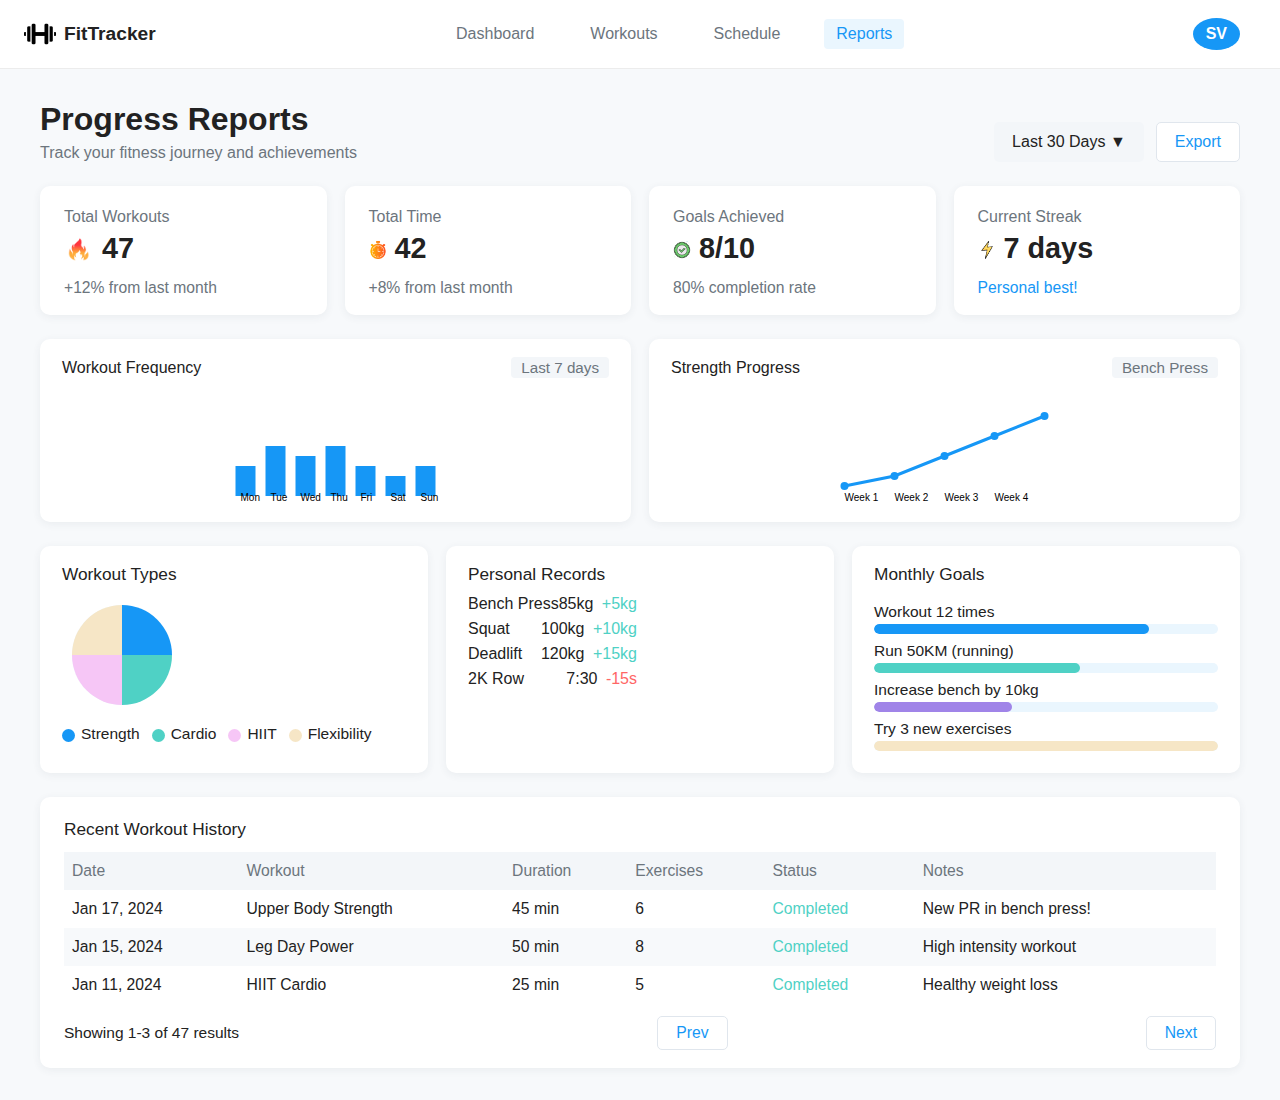
<file: filttracker-ui/templates/Progress reports.html>
<!DOCTYPE html>
<html lang="en">
<head>
    <meta charset="UTF-8">
    <meta name="viewport" content="width=device-width, initial-scale=1.0">
      <title>Progress Reports</title>
    <link rel="stylesheet" href="../styles/progress reports.css">
</head>
<body>
     <header class="header">
        <div class="logo">
            <img src="../assets/icons/pesas.png" alt="logo" style="vertical-align:middle; margin-right:8px;">
            FitTracker
        </div>
        <nav class="nav">
            <a href="../index.html">Dashboard</a>
            <a href="Workouts.html">Workouts</a>
            <a href="work schedule.html">Schedule</a>
            <a class="active" href="#">Reports</a>
        </nav>
        <div class="user-icon">
            <span class="user-circle">SV</span>
        </div>
    </header>
    <main class="main">
        <div class="page-header">
            <div>
                <h1>Progress Reports</h1>
                <p>Track your fitness journey and achievements</p>
            </div>
            <div class="actions">
                <button class="filter-btn">Last 30 Days ▼</button>
                <button class="secondary-btn">Export</button>
            </div>
        </div>
        <section class="stats-row">
            <div class="stat-card">
                <div class="stat-title"> Total Workouts</div>
                <div class="stat-value">
                     <div class="card-details">
                    <span><img src="../assets/icons/fuego2.png"  width="30px" height="30px"  alt="logo" style="vertical-align:middle; margin-right:8px;">47</span>
                </div>
                    </div>
                
                <div class="stat-desc">+12% from last month</div>
            </div>
            <div class="stat-card">
                <div class="stat-title">Total Time</div>
                <div class="stat-value">
                     <div class="card-details">
                    <span><img src="../assets/icons/cronografo.png"  width="18px" height="18px"  alt="logo" style="vertical-align:middle; margin-right:8px;">42</span>
                </div>
                </div>
                <div class="stat-desc">+8% from last month</div>
            </div>
            <div class="stat-card">
                <div class="stat-title">Goals Achieved</div>
                <div class="stat-value">
                     <div class="card-details">
                    <span><img src="../assets/icons/aprobado.png"  width="18px" height="18px"  alt="logo" style="vertical-align:middle; margin-right:8px;">8/10</span>
                </div>
                </div>
                <div class="stat-desc">80% completion rate</div>
            </div>
            <div class="stat-card">
                <div class="stat-title">Current Streak</div>
                <div class="stat-value">
                     <div class="card-details">
                    <span><img src="../assets/icons/relampago.png"  width="18px" height="18px"  alt="logo" style="vertical-align:middle; margin-right:8px;">7 days</span>
                </div>
                </div>
                <div class="stat-desc highlight">Personal best!</div>
            </div>
        </section>
        <section class="charts-row">
            <div class="chart-card">
                <div class="chart-header">
                    <span>Workout Frequency</span>
                    <span class="chart-label">Last 7 days</span>
                </div>
                <!-- Simulated bar chart -->
                <svg width="100%" height="120" viewBox="0 0 220 120">
                    <rect x="10" y="80" width="20" height="30" fill="#1697f6"/>
                    <rect x="40" y="60" width="20" height="50" fill="#1697f6"/>
                    <rect x="70" y="70" width="20" height="40" fill="#1697f6"/>
                    <rect x="100" y="60" width="20" height="50" fill="#1697f6"/>
                    <rect x="130" y="80" width="20" height="30" fill="#1697f6"/>
                    <rect x="160" y="90" width="20" height="20" fill="#1697f6"/>
                    <rect x="190" y="80" width="20" height="30" fill="#1697f6"/>
                    <text x="15" y="115" font-size="10">Mon</text>
                    <text x="45" y="115" font-size="10">Tue</text>
                    <text x="75" y="115" font-size="10">Wed</text>
                    <text x="105" y="115" font-size="10">Thu</text>
                    <text x="135" y="115" font-size="10">Fri</text>
                    <text x="165" y="115" font-size="10">Sat</text>
                    <text x="195" y="115" font-size="10">Sun</text>
                </svg>
            </div>
            <div class="chart-card">
                <div class="chart-header">
                    <span>Strength Progress</span>
                    <span class="chart-label">Bench Press</span>
                </div>
                <!-- Simulated line chart -->
                <svg width="100%" height="120" viewBox="0 0 220 120">
                    <polyline fill="none" stroke="#1697f6" stroke-width="3"
                        points="10,100 60,90 110,70 160,50 210,30"/>
                    <circle cx="10" cy="100" r="4" fill="#1697f6"/>
                    <circle cx="60" cy="90" r="4" fill="#1697f6"/>
                    <circle cx="110" cy="70" r="4" fill="#1697f6"/>
                    <circle cx="160" cy="50" r="4" fill="#1697f6"/>
                    <circle cx="210" cy="30" r="4" fill="#1697f6"/>
                    <text x="10" y="115" font-size="10">Week 1</text>
                    <text x="60" y="115" font-size="10">Week 2</text>
                    <text x="110" y="115" font-size="10">Week 3</text>
                    <text x="160" y="115" font-size="10">Week 4</text>
                </svg>
            </div>
        </section>
        <section class="goals-row">
            <div class="goal-card">
                <div class="goal-header">Workout Types</div>
                
                <svg width="120" height="120" viewBox="0 0 120 120">
                    <circle r="50" cx="60" cy="60" fill="#eaf6fe"/>
                    <path d="M60,60 L60,10 A50,50 0 0,1 110,60 Z" fill="#1697f6"/>
                    <path d="M60,60 L110,60 A50,50 0 0,1 60,110 Z" fill="#4fd1c5"/>
                    <path d="M60,60 L60,110 A50,50 0 0,1 10,60 Z" fill="#f6c6f6"/>
                    <path d="M60,60 L10,60 A50,50 0 0,1 60,10 Z" fill="#f6e6c6"/>
                </svg>
                <div class="goal-legend">
                    <span><span class="dot blue"></span>Strength</span>
                    <span><span class="dot teal"></span>Cardio</span>
                    <span><span class="dot purple"></span>HIIT</span>
                    <span><span class="dot yellow"></span>Flexibility</span>
                </div>
            </div>
            <div class="goal-card">
                <div class="goal-header">Personal Records</div>
                <ul class="records-list">
                    <li>Bench Press <span>85kg <span class="plus">+5kg</span></span></li>
                    <li>Squat <span>100kg <span class="plus">+10kg</span></span></li>
                    <li>Deadlift <span>120kg <span class="plus">+15kg</span></span></li>
                    <li>2K Row <span>7:30 <span class="minus">-15s</span></span></li>
                </ul>
            </div>
            <div class="goal-card">
                <div class="goal-header">Monthly Goals</div>
                <div class="goal-progress">
                    <div class="goal-label">Workout 12 times</div>
                    <div class="progress-bar"><div class="progress" style="width: 80%"></div></div>
                    <div class="goal-label">Run 50KM (running)</div>
                    <div class="progress-bar"><div class="progress teal" style="width: 60%"></div></div>
                    <div class="goal-label">Increase bench by 10kg</div>
                    <div class="progress-bar"><div class="progress purple" style="width: 40%"></div></div>
                    <div class="goal-label">Try 3 new exercises</div>
                    <div class="progress-bar"><div class="progress yellow" style="width: 100%"></div></div>
                </div>
            </div>
        </section>
        <section class="history-row">
            <div class="history-card">
                <div class="history-header">Recent Workout History</div>
                <table>
                    <thead>
                        <tr>
                            <th>Date</th>
                            <th>Workout</th>
                            <th>Duration</th>
                            <th>Exercises</th>
                            <th>Status</th>
                            <th>Notes</th>
                        </tr>
                    </thead>
                    <tbody>
                        <tr>
                            <td>Jan 17, 2024</td>
                            <td>Upper Body Strength</td>
                            <td>45 min</td>
                            <td>6</td>
                            <td class="completed">Completed</td>
                            <td>New PR in bench press!</td>
                        </tr>
                        <tr>
                            <td>Jan 15, 2024</td>
                            <td>Leg Day Power</td>
                            <td>50 min</td>
                            <td>8</td>
                            <td class="completed">Completed</td>
                            <td>High intensity workout</td>
                        </tr>
                        <tr>
                            <td>Jan 11, 2024</td>
                            <td>HIIT Cardio</td>
                            <td>25 min</td>
                            <td>5</td>
                            <td class="completed">Completed</td>
                            <td>Healthy weight loss</td>
                        </tr>
                    </tbody>
                </table>
                <div class="history-footer">
                    <span>Showing 1-3 of 47 results</span>
                    <button class="secondary-btn small">Prev</button>
                    <button class="secondary-btn small">Next</button>
                </div>
            </div>
        </section>
    </main>
</body>
</html>
</file>
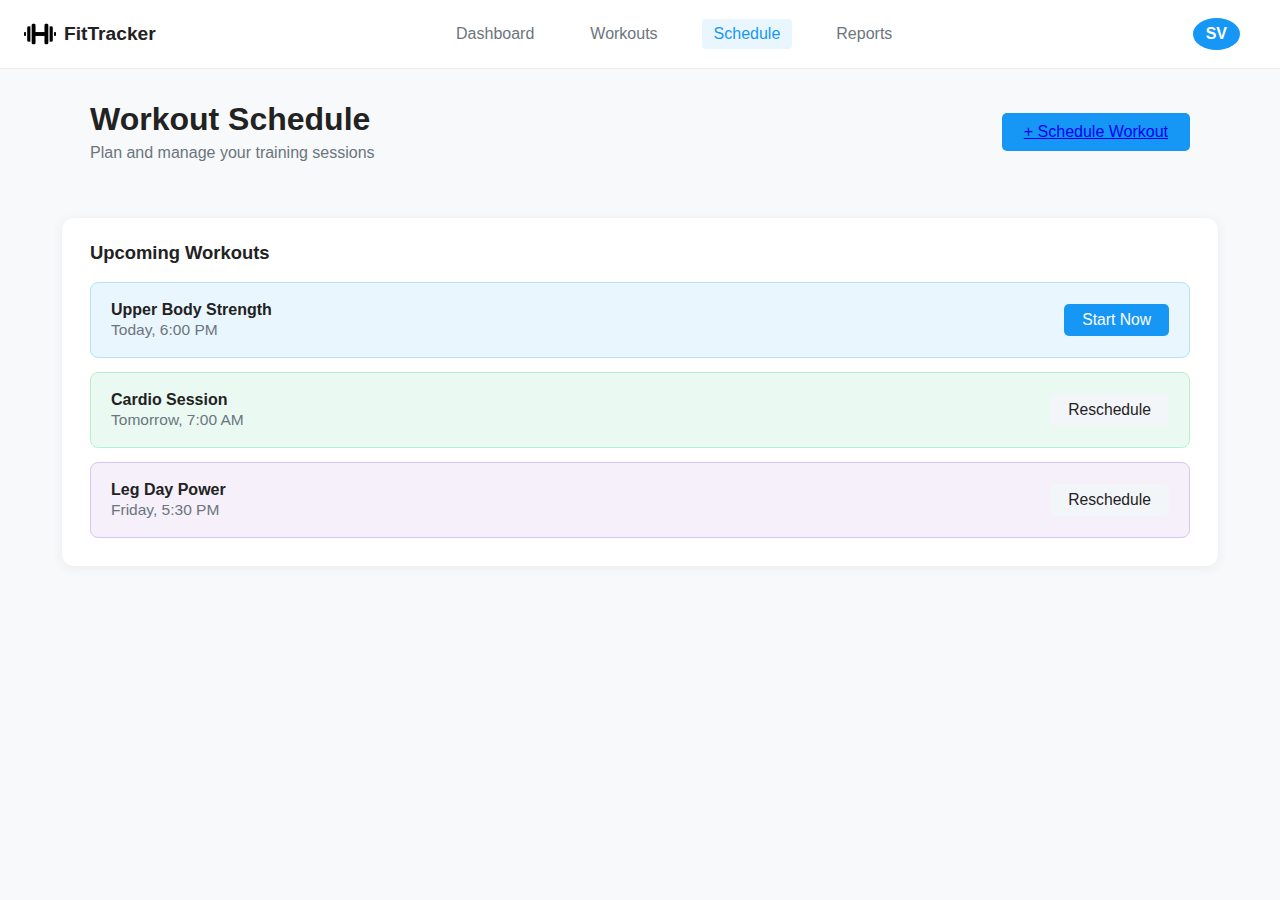
<file: filttracker-ui/templates/work schedule.html>
<!DOCTYPE html>
<html lang="en">
<head>
    <meta charset="UTF-8">
    <meta name="viewport" content="width=device-width, initial-scale=1.0">
    <title>Workout Schedule</title>
    <link rel="stylesheet" href="../styles/work schedule.css">
</head>
<body>
     <header class="header">
        <div class="logo">
           <img src="../assets/icons/pesas.png" alt="logo" style="vertical-align:middle; margin-right:8px;">
            FitTracker
        </div>
        <nav class="nav">
            <a href="../index.html">Dashboard</a>
            <a href="Workouts.html">Workouts</a>
            <a class="active" href="work schedule.html">Schedule</a>
            <a href="Progress reports.html">Reports</a>
        </nav>
        <div class="user-icon">
            <span class="user-circle">SV</span>
        </div>
    </header>
    <main class="main">
        <section class="schedule-header">
            <div>
                <h1>Workout Schedule</h1>
                <p>Plan and manage your training sessions</p>
            </div>
            <button class="primary-btn"> <a class="boton" href="Workouts.html">+ Schedule Workout </a></button>
        </section>


        <section class="upcoming-section">
            <h2>Upcoming Workouts</h2>
            <div class="upcoming-list">
                <div class="upcoming-card blue">
                    <div>
                        <strong>Upper Body Strength</strong>
                        <div class="upcoming-details">Today, 6:00 PM</div>
                    </div>
                    <button class="primary-btn small">Start Now</button>
                </div>
                <div class="upcoming-card green">
                    <div>
                        <strong>Cardio Session</strong>
                        <div class="upcoming-details">Tomorrow, 7:00 AM</div>
                    </div>
                    <button class="secondary-btn small">Reschedule</button>
                </div>
                <div class="upcoming-card purple">
                    <div>
                        <strong>Leg Day Power</strong>
                        <div class="upcoming-details">Friday, 5:30 PM</div>
                    </div>
                    <button class="secondary-btn small">Reschedule</button>
                </div>
            </div>
        </section>
    </main>
</body>
</html>
</file>
<file: filttracker-ui/styles/progress reports.css>
body {
    background: #f7f9fb;
    font-family: 'Segoe UI', Arial, sans-serif;
    margin: 0;
    color: #222;
}

.header {
    display: flex;
    align-items: center;
    justify-content: space-between;
    background: #fff;
    padding: 18px 40px 18px 24px;
    border-bottom: 1px solid #ececec;
}

.logo {
    font-weight: bold;
    font-size: 1.2rem;
    display: flex;
    align-items: center;
}

.nav {
    display: flex;
    gap: 32px;
}

.nav a {
    color: #6c757d;
    text-decoration: none;
    font-size: 1rem;
    padding: 6px 12px;
    border-radius: 4px;
    transition: background 0.2s;
}

.nav a.active, .nav a:hover {
    color: #1697f6;
    background: #eaf6fe;
}

.user-icon {
    font-size: 1.1rem;
}

.user-circle {
    background: #1697f6;
    color: #fff;
    border-radius: 50%;
    padding: 7px 13px;
    font-weight: bold;
    font-size: 1rem;
    display: inline-block;
}

.main {
    margin-top: 32px;
    display: flex;
    flex-direction: column;
    align-items: center;
}

.page-header {
    display: flex;
    justify-content: space-between;
    align-items: flex-end;
    width: 100%;
    max-width: 1200px;
    margin-bottom: 24px;
}

.page-header h1 {
    margin: 0 0 6px 0;
    font-size: 2rem;
}

.page-header p {
    color: #6c757d;
    margin: 0;
}

.actions {
    display: flex;
    gap: 12px;
}

.filter-btn {
    background: #f3f6f9;
    color: #222;
    border: none;
    border-radius: 5px;
    padding: 10px 18px;
    font-size: 1rem;
    cursor: pointer;
    transition: background 0.2s;
}

.filter-btn:hover {
    background: #eaf6fe;
}

.card-details {
  display: flex;
  gap: 8px;
  font-size: 0.9em;
 
  margin-bottom: 10px;
}


.secondary-btn {
    background: #fff;
    color: #1697f6;
    border: 1.5px solid #e0e6ed;
    border-radius: 5px;
    padding: 10px 18px;
    font-size: 1rem;
    cursor: pointer;
    transition: background 0.2s;
}

.secondary-btn:hover {
    background: #eaf6fe;
}

.stats-row {
    display: flex;
    gap: 18px;
    width: 100%;
    max-width: 1200px;
    margin-bottom: 24px;
}

.stat-card {
    background: #fff;
    border-radius: 10px;
    box-shadow: 0 2px 8px rgba(60,72,88,0.07);
    padding: 22px 24px 18px 24px;
    flex: 1;
    min-width: 180px;
    display: flex;
    flex-direction: column;
    align-items: flex-start;
}

.stat-title {
    color: #6c757d;
    font-size: 1rem;
    margin-bottom: 6px;
}

.stat-value {
    font-size: 2rem;
    font-weight: bold;
    margin-bottom: 4px;
}

.stat-desc {
    color: #6c757d;
    font-size: 0.98rem;
}

.stat-desc.highlight {
    color: #1697f6;
    font-weight: 500;
}

.charts-row {
    display: flex;
    gap: 18px;
    width: 100%;
    max-width: 1200px;
    margin-bottom: 24px;
}

.chart-card {
    background: #fff;
    border-radius: 10px;
    box-shadow: 0 2px 8px rgba(60,72,88,0.07);
    padding: 18px 22px 12px 22px;
    flex: 1;
    min-width: 320px;
}

.chart-header {
    display: flex;
    justify-content: space-between;
    align-items: center;
    margin-bottom: 8px;
    font-size: 1rem;
}

.chart-label {
    color: #6c757d;
    font-size: 0.95rem;
    background: #f3f6f9;
    border-radius: 4px;
    padding: 2px 10px;
}

.goals-row {
    display: flex;
    gap: 18px;
    width: 100%;
    max-width: 1200px;
    margin-bottom: 24px;
}

.goal-card {
    background: #fff;
    border-radius: 10px;
    box-shadow: 0 2px 8px rgba(60,72,88,0.07);
    padding: 18px 22px 18px 22px;
    flex: 1;
    min-width: 220px;
    display: flex;
    flex-direction: column;
    align-items: flex-start;
}

.goal-header {
    font-weight: 500;
    margin-bottom: 10px;
    font-size: 1.08rem;
}

.goal-legend {
    display: flex;
    flex-wrap: wrap;
    gap: 12px;
    margin-top: 10px;
    font-size: 0.97rem;
}

.dot {
    display: inline-block;
    width: 13px;
    height: 13px;
    border-radius: 50%;
    margin-right: 6px;
    vertical-align: middle;
}
.dot.blue { background: #1697f6; }
.dot.teal { background: #4fd1c5; }
.dot.purple { background: #f6c6f6; }
.dot.yellow { background: #f6e6c6; }

.records-list {
    list-style: none;
    padding: 0;
    margin: 0;
    font-size: 1rem;
}

.records-list li {
    display: flex;
    justify-content: space-between;
    margin-bottom: 7px;
}

.plus {
    color: #4fd1c5;
    font-weight: 500;
    margin-left: 4px;
}

.minus {
    color: #f66;
    font-weight: 500;
    margin-left: 4px;
}

.goal-progress {
    width: 100%;
}

.goal-label {
    font-size: 0.97rem;
    margin-top: 8px;
    margin-bottom: 3px;
}

.progress-bar {
    background: #eaf6fe;
    border-radius: 6px;
    height: 10px;
    width: 100%;
    margin-bottom: 4px;
    overflow: hidden;
}

.progress {
    background: #1697f6;
    height: 100%;
    border-radius: 6px;
    transition: width 0.5s;
}

.progress.teal { background: #4fd1c5; }
.progress.purple { background: #a084e8; }
.progress.yellow { background: #f6e6c6; }

.history-row {
    width: 100%;
    max-width: 1200px;
    margin-bottom: 32px;
}

.history-card {
    background: #fff;
    border-radius: 10px;
    box-shadow: 0 2px 8px rgba(60,72,88,0.07);
    padding: 22px 24px 18px 24px;
}

.history-header {
    font-weight: 500;
    font-size: 1.08rem;
    margin-bottom: 12px;
}

table {
    width: 100%;
    border-collapse: collapse;
    margin-bottom: 12px;
    font-size: 0.98rem;
}

th, td {
    padding: 10px 8px;
    text-align: left;
}

th {
    color: #6c757d;
    font-weight: 500;
    background: #f3f6f9;
}

tr:nth-child(even) {
    background: #f7f9fb;
}

.completed {
    color: #4fd1c5;
    font-weight: 500;
}

.history-footer {
    display: flex;
    justify-content: space-between;
    align-items: center;
    font-size: 0.97rem;
}

.secondary-btn.small {
    padding: 7px 18px;
    font-size: 0.98rem;
}

@media (max-width: 1200px) {
    .main, .page-header, .stats-row, .charts-row, .goals-row, .history-row {
        max-width: 98vw;
        padding-left: 2vw;
        padding-right: 2vw;
    }
}

@media (max-width: 900px) {
    .stats-row, .charts-row, .goals-row {
        flex-direction: column;
        gap: 14px;
    }
}
</file>
<file: filttracker-ui/styles/work schedule.css>
body {
    background: #f7f9fb;
    font-family: 'Segoe UI', Arial, sans-serif;
    margin: 0;
    color: #222;
}

.header {
    display: flex;
    align-items: center;
    justify-content: space-between;
    background: #fff;
    padding: 18px 40px 18px 24px;
    border-bottom: 1px solid #ececec;
}

.logo {
    font-weight: bold;
    font-size: 1.2rem;
    display: flex;
    align-items: center;
}

.nav {
    display: flex;
    gap: 32px;
}

.nav a {
    color: #6c757d;
    text-decoration: none;
    font-size: 1rem;
    padding: 6px 12px;
    border-radius: 4px;
    transition: background 0.2s;
}

.nav a.active, .nav a:hover {
    color: #1697f6;
    background: #eaf6fe;
}

.user-icon {
    font-size: 1.1rem;
}

.user-circle {
    background: #1697f6;
    color: #fff;
    border-radius: 50%;
    padding: 7px 13px;
    font-weight: bold;
    font-size: 1rem;
    display: inline-block;
}

.main {
    margin-top: 32px;
    display: flex;
    flex-direction: column;
    align-items: center;
}

.schedule-header {
    display: flex;
    justify-content: space-between;
    align-items: center;
    width: 100%;
    max-width: 1100px;
    margin-bottom: 24px;
}

.schedule-header h1 {
    margin: 0 0 6px 0;
    font-size: 2rem;
}

.schedule-header p {
    color: #6c757d;
    margin: 0;
}

.primary-btn {
    background: #1697f6;
    color: #fff;
    border: none;
    border-radius: 5px;
    padding: 10px 22px;
    font-size: 1rem;
    cursor: pointer;
    transition: background 0.2s;
}

.primary-btn:hover {
    background: #0d7cd6;
}

.upcoming-section {
    background: #fff;
    border-radius: 12px;
    box-shadow: 0 2px 12px rgba(60,72,88,0.07);
    padding: 24px 28px 28px 28px;
    width: 100%;
    max-width: 1100px;
    margin-top: 32px;
}

.upcoming-section h2 {
    margin-top: 0;
    font-size: 1.15rem;
    margin-bottom: 18px;
}

.upcoming-list {
    display: flex;
    flex-direction: column;
    gap: 14px;
}

.upcoming-card {
    display: flex;
    justify-content: space-between;
    align-items: center;
    border-radius: 8px;
    padding: 18px 20px;
    background: #f7f9fb;
    border: 1px solid #e0e6ed;
    font-size: 1rem;
}

.upcoming-card.blue {
    background: #eaf6fe;
    border: 1px solid #b6e0fe;
}

.upcoming-card.green {
    background: #eafaf3;
    border: 1px solid #b6f0d3;
}

.upcoming-card.purple {
    background: #f5f0fa;
    border: 1px solid #d5c6f6;
}

.upcoming-details {
    color: #6c757d;
    font-size: 0.97rem;
    margin-top: 2px;
}

.primary-btn.small, .secondary-btn.small {
    padding: 7px 18px;
    font-size: 0.98rem;
}

.secondary-btn {
    background: #f3f6f9;
    color: #222;
    border: none;
    border-radius: 5px;
    cursor: pointer;
    transition: background 0.2s;
}

.secondary-btn:hover {
    background: #eaf6fe;
}

@media (max-width: 900px) {
    .main, .schedule-header, .upcoming-section {
        max-width: 98vw;
        padding-left: 2vw;
        padding-right: 2vw;
    }
    .upcoming-section {
        padding: 18px 6vw;
    }
}
</file>
